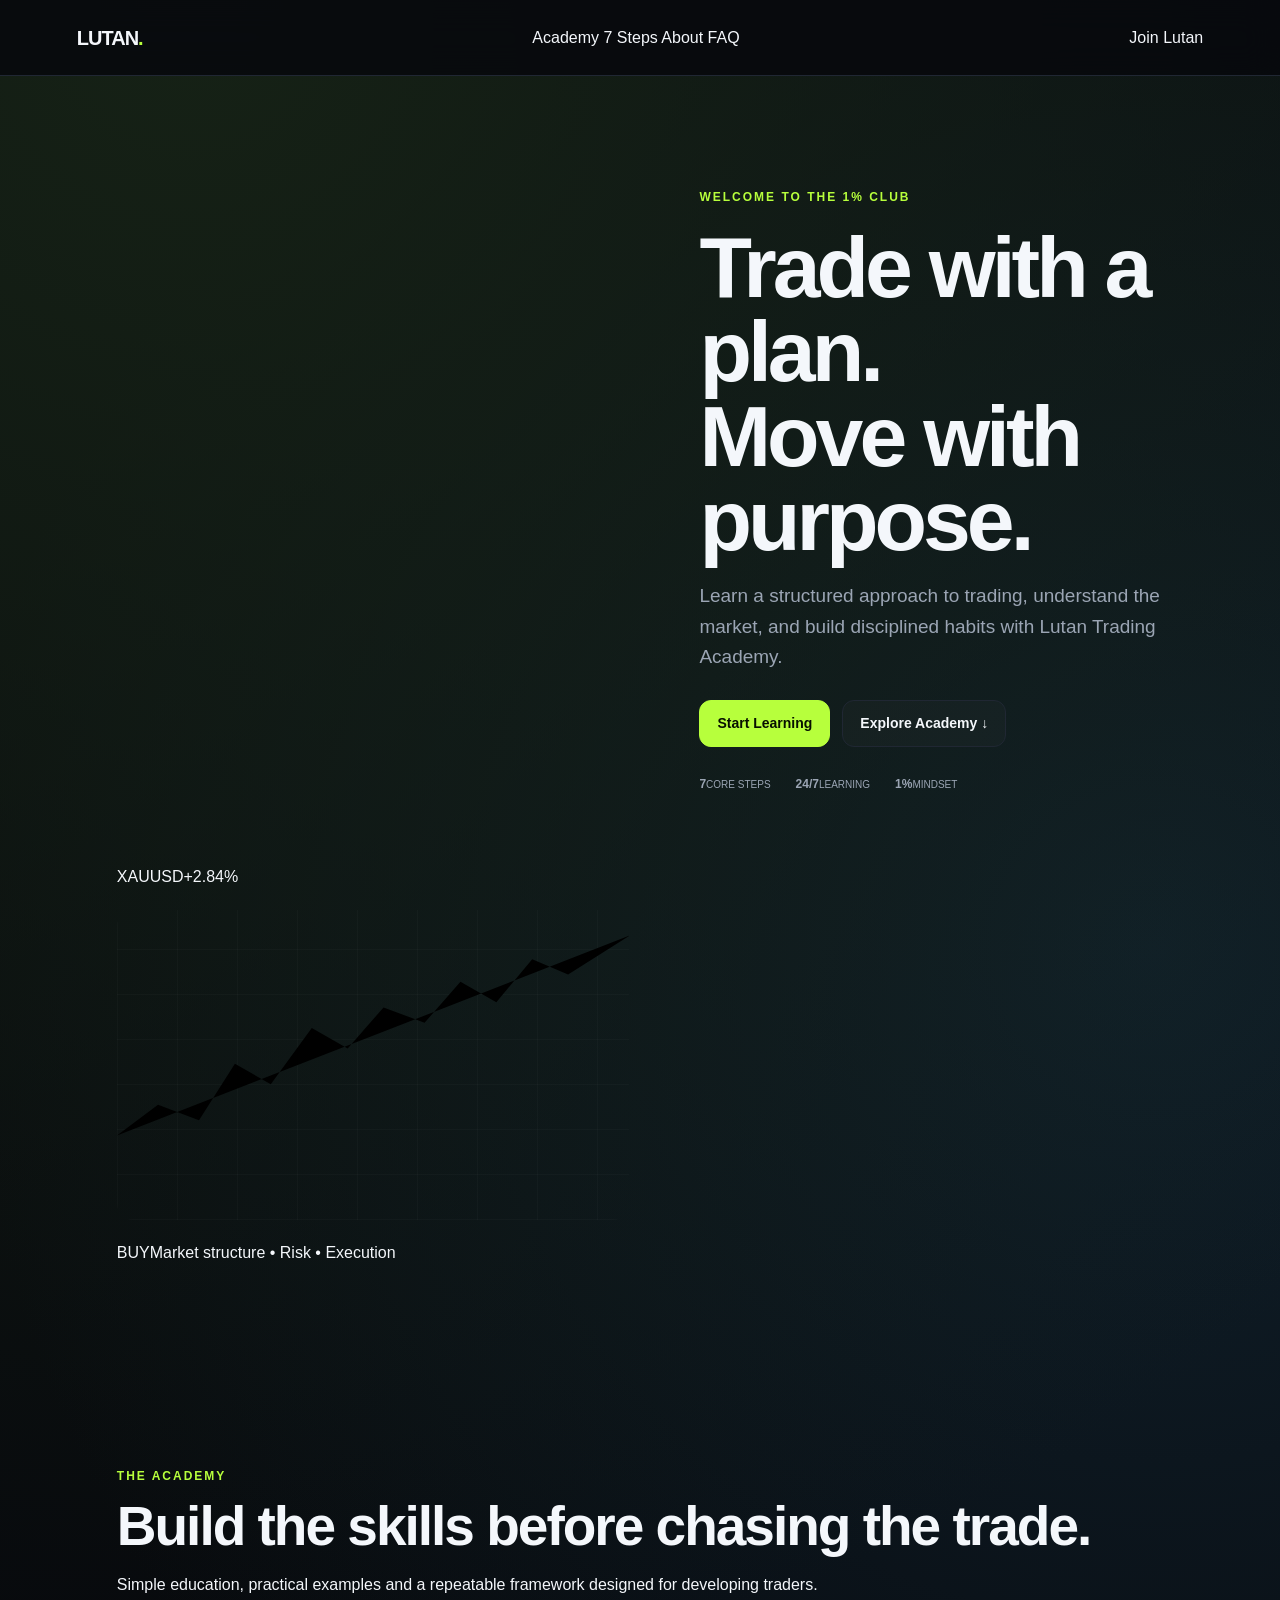
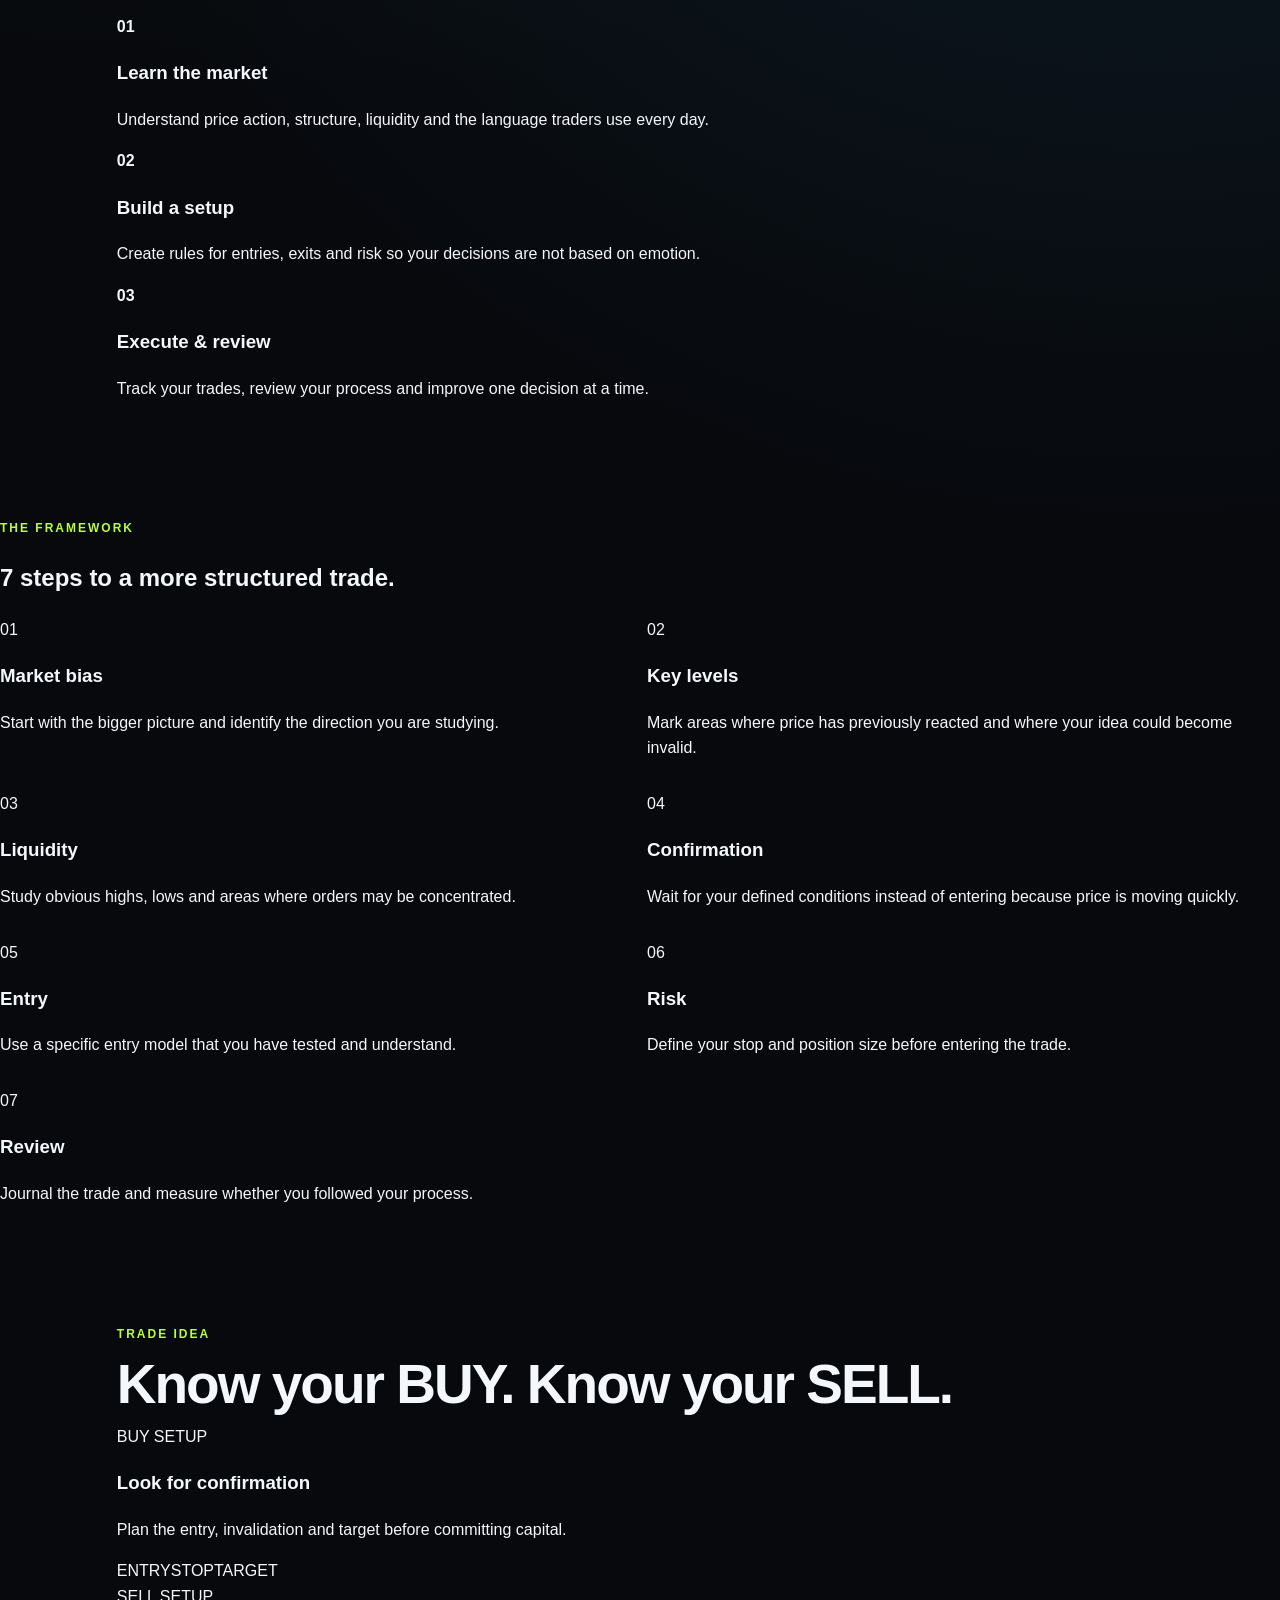
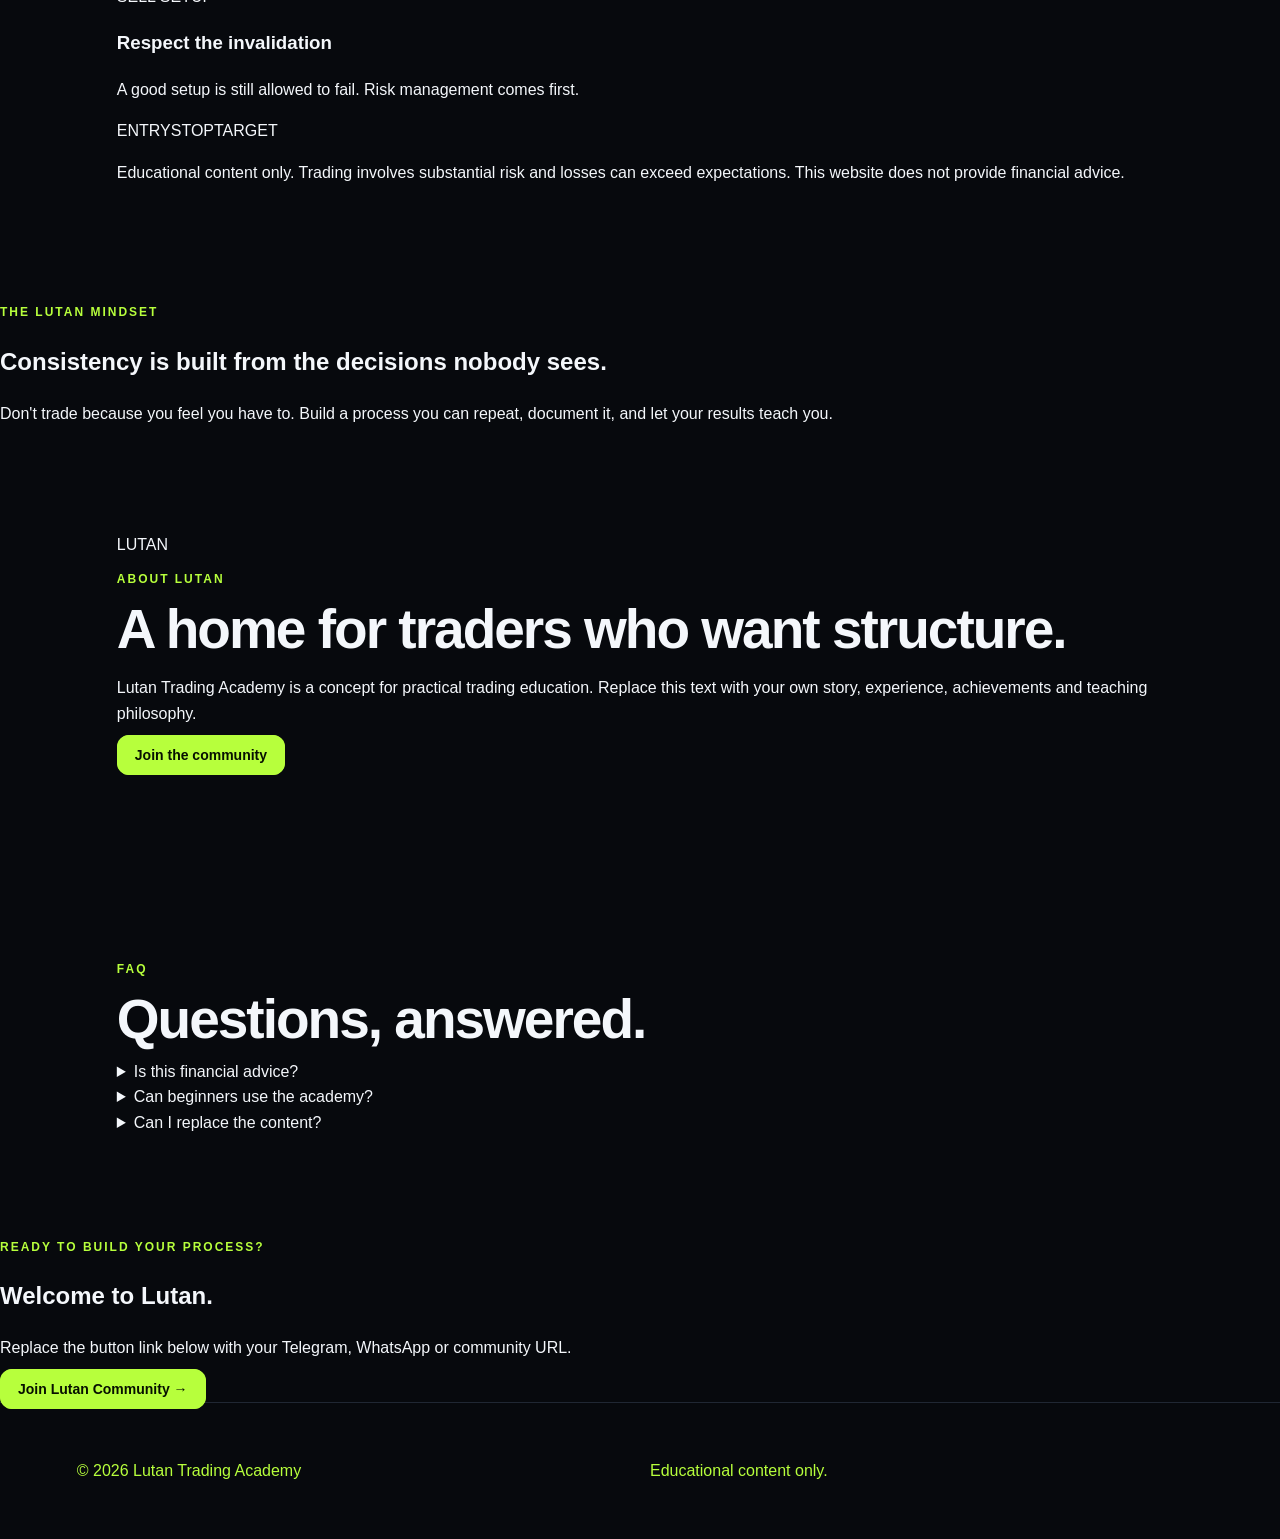
<file: index[1].html>
<!DOCTYPE html>
<html lang="en">
<head>
  <meta charset="UTF-8">
  <meta name="viewport" content="width=device-width, initial-scale=1.0">
  <meta name="description" content="Lutan Trading Academy">
  <title>Lutan Trading Academy</title>
  <link rel="stylesheet" href="style.css">
</head>
<body>
  <header class="nav">
    <a class="brand" href="#top">LUTAN<span>.</span></a>
    <nav>
      <a href="#academy">Academy</a>
      <a href="#steps">7 Steps</a>
      <a href="#about">About</a>
      <a href="#faq">FAQ</a>
    </nav>
    <a class="nav-btn" href="#join">Join Lutan</a>
  </header>

  <main id="top">
    <section class="hero">
      <div class="hero-glow"></div>
      <div class="hero-content">
        <p class="eyebrow">WELCOME TO THE 1% CLUB</p>
        <h1>Trade with a <span>plan.</span><br>Move with purpose.</h1>
        <p class="lead">Learn a structured approach to trading, understand the market, and build disciplined habits with Lutan Trading Academy.</p>
        <div class="actions">
          <a class="btn primary" href="#steps">Start Learning</a>
          <a class="btn ghost" href="#academy">Explore Academy ↓</a>
        </div>
        <div class="mini-stats">
          <div><strong>7</strong><small>CORE STEPS</small></div>
          <div><strong>24/7</strong><small>LEARNING</small></div>
          <div><strong>1%</strong><small>MINDSET</small></div>
        </div>
      </div>
      <div class="chart-card">
        <div class="chart-top"><span>XAUUSD</span><span class="up">+2.84%</span></div>
        <div class="chart">
          <div class="grid"></div>
          <svg viewBox="0 0 500 260" preserveAspectRatio="none">
            <polyline points="0,220 40,190 80,205 115,150 150,170 190,115 225,135 260,95 300,110 335,70 370,90 405,48 440,63 500,25"/>
          </svg>
        </div>
        <div class="chart-bottom"><span>BUY</span><span>Market structure • Risk • Execution</span></div>
      </div>
    </section>

    <section class="section" id="academy">
      <div class="section-head">
        <p class="eyebrow">THE ACADEMY</p>
        <h2>Build the skills before chasing the trade.</h2>
        <p>Simple education, practical examples and a repeatable framework designed for developing traders.</p>
      </div>
      <div class="cards three">
        <article class="card"><b>01</b><h3>Learn the market</h3><p>Understand price action, structure, liquidity and the language traders use every day.</p></article>
        <article class="card"><b>02</b><h3>Build a setup</h3><p>Create rules for entries, exits and risk so your decisions are not based on emotion.</p></article>
        <article class="card"><b>03</b><h3>Execute & review</h3><p>Track your trades, review your process and improve one decision at a time.</p></article>
      </div>
    </section>

    <section class="dark-section" id="steps">
      <div class="section-head">
        <p class="eyebrow">THE FRAMEWORK</p>
        <h2>7 steps to a more structured trade.</h2>
      </div>
      <div class="steps">
        <div class="step"><span>01</span><div><h3>Market bias</h3><p>Start with the bigger picture and identify the direction you are studying.</p></div></div>
        <div class="step"><span>02</span><div><h3>Key levels</h3><p>Mark areas where price has previously reacted and where your idea could become invalid.</p></div></div>
        <div class="step"><span>03</span><div><h3>Liquidity</h3><p>Study obvious highs, lows and areas where orders may be concentrated.</p></div></div>
        <div class="step"><span>04</span><div><h3>Confirmation</h3><p>Wait for your defined conditions instead of entering because price is moving quickly.</p></div></div>
        <div class="step"><span>05</span><div><h3>Entry</h3><p>Use a specific entry model that you have tested and understand.</p></div></div>
        <div class="step"><span>06</span><div><h3>Risk</h3><p>Define your stop and position size before entering the trade.</p></div></div>
        <div class="step"><span>07</span><div><h3>Review</h3><p>Journal the trade and measure whether you followed your process.</p></div></div>
      </div>
    </section>

    <section class="section">
      <div class="section-head">
        <p class="eyebrow">TRADE IDEA</p>
        <h2>Know your BUY. Know your SELL.</h2>
      </div>
      <div class="trade-grid">
        <article class="trade buy"><div class="tag">BUY SETUP</div><h3>Look for confirmation</h3><p>Plan the entry, invalidation and target before committing capital.</p><div class="levels"><span>ENTRY</span><span>STOP</span><span>TARGET</span></div></article>
        <article class="trade sell"><div class="tag">SELL SETUP</div><h3>Respect the invalidation</h3><p>A good setup is still allowed to fail. Risk management comes first.</p><div class="levels"><span>ENTRY</span><span>STOP</span><span>TARGET</span></div></article>
      </div>
      <p class="disclaimer">Educational content only. Trading involves substantial risk and losses can exceed expectations. This website does not provide financial advice.</p>
    </section>

    <section class="quote-section">
      <div>
        <p class="eyebrow">THE LUTAN MINDSET</p>
        <h2>Consistency is built from the decisions nobody sees.</h2>
      </div>
      <p>Don't trade because you feel you have to. Build a process you can repeat, document it, and let your results teach you.</p>
    </section>

    <section class="section" id="about">
      <div class="about">
        <div class="about-photo"><span>LUTAN</span></div>
        <div>
          <p class="eyebrow">ABOUT LUTAN</p>
          <h2>A home for traders who want structure.</h2>
          <p>Lutan Trading Academy is a concept for practical trading education. Replace this text with your own story, experience, achievements and teaching philosophy.</p>
          <a class="btn primary" href="#join">Join the community</a>
        </div>
      </div>
    </section>

    <section class="section faq" id="faq">
      <div class="section-head"><p class="eyebrow">FAQ</p><h2>Questions, answered.</h2></div>
      <details><summary>Is this financial advice?</summary><p>No. The material is educational and should not be treated as personalised financial advice.</p></details>
      <details><summary>Can beginners use the academy?</summary><p>Yes. The structure is designed to introduce concepts step by step.</p></details>
      <details><summary>Can I replace the content?</summary><p>Yes. Every section is plain HTML, so you can edit the text, links, images and branding in VS Code.</p></details>
    </section>

    <section class="join" id="join">
      <p class="eyebrow">READY TO BUILD YOUR PROCESS?</p>
      <h2>Welcome to Lutan.</h2>
      <p>Replace the button link below with your Telegram, WhatsApp or community URL.</p>
      <a class="btn primary" href="#" onclick="return false;">Join Lutan Community →</a>
    </section>
  </main>

  <footer><span>© 2026 Lutan Trading Academy</span><span>Educational content only.</span></footer>
  <script src="script.js"></script>
</body>
</html>
</file>
<file: style.css>
:root{--bg:#07090d;--panel:#0e1219;--text:#f4f7fb;--muted:#9ba5b4;--line:#202733;--accent:#b7ff3c;--accent2:#62e6ff;--danger:#ff5f6d}*{box-sizing:border-box}html{scroll-behavior:smooth}body{margin:0;background:radial-gradient(circle at 15% 0%,#162216 0,transparent 35%),radial-gradient(circle at 90% 20%,#10202b 0,transparent 30%),var(--bg);color:var(--text);font-family:Inter,Arial,sans-serif;line-height:1.6}.ambient{position:fixed;width:320px;height:320px;border-radius:50%;filter:blur(100px);opacity:.15;pointer-events:none;z-index:-1}.ambient-one{background:var(--accent);top:10%;left:-120px}.ambient-two{background:var(--accent2);right:-100px;top:45%}a{color:inherit;text-decoration:none}.nav{height:76px;display:flex;align-items:center;justify-content:space-between;padding:0 6%;border-bottom:1px solid var(--line);position:sticky;top:0;background:#07090ddd;backdrop-filter:blur(16px);z-index:10}.brand{font-weight:900;letter-spacing:-1px;font-size:20px}.brand span,footer span{color:var(--accent)}.navlinks{display:flex;gap:26px;color:var(--muted);font-size:14px}.navlinks a:hover{color:var(--text)}.nav-cta,.btn{border:1px solid var(--line);border-radius:12px;padding:11px 17px;font-weight:800;font-size:14px}.nav-cta,.btn.primary{background:var(--accent);color:#071000;border-color:var(--accent)}.hero{max-width:1200px;margin:auto;padding:100px 6%;display:grid;grid-template-columns:1.05fr .95fr;gap:70px;align-items:center;min-height:700px}.eyebrow{color:var(--accent);font-size:12px;font-weight:900;letter-spacing:2px}.hero h1{font-size:clamp(48px,7vw,86px);line-height:.98;letter-spacing:-4px;margin:18px 0}.hero h1 em{font-style:normal;color:var(--accent)}.lead{font-size:19px;color:var(--muted);max-width:650px}.actions{display:flex;gap:12px;margin:28px 0}.btn.ghost{background:#ffffff05}.mini-stats{display:flex;gap:25px;color:var(--muted);font-size:12px}.mini-stats b{color:var(--text);display:block}.hero-card,.content-box,.calculator,.signal-card,.form-card{background:linear-gradient(145deg,#121821,#0b0e14);border:1px solid var(--line);border-radius:24px;padding:24px;box-shadow:0 25px 80px #0008}.terminal-head{font-size:11px;color:var(--muted);display:flex;justify-content:space-between}.terminal-head span:first-child{color:var(--accent)}.chart{height:310px;position:relative;margin:20px 0;border-radius:16px;overflow:hidden;background:repeating-linear-gradient(0deg,#ffffff06 0 1px,transparent 1px 45px),repeating-linear-gradient(90deg,#ffffff06 0 1px,transparent 1px 60px)}.line{position:absolute;inset:20% 5% 15% 5%;border-top:3px solid var(--accent);transform:skewY(-13deg);box-shadow:0 0 20px #b7ff3c55}.trade-row{display:grid;grid-template-columns:repeat(4,1fr);gap:10px}.trade-row small{display:block;color:var(--muted);font-size:9px}.trade-row strong{font-size:14px}.green{color:var(--accent)}.numbers{display:grid;grid-template-columns:repeat(4,1fr);border-block:1px solid var(--line);max-width:1200px;margin:auto}.numbers div{padding:30px;border-right:1px solid var(--line)}.numbers strong{font-size:35px;display:block}.numbers span{color:var(--muted);font-size:12px}.section{max-width:1200px;margin:auto;padding:90px 6%}.section-title{max-width:700px;margin-bottom:35px}.section-title span,.page-hero span{color:var(--accent);font-size:12px;font-weight:900;letter-spacing:2px}.section h2{font-size:clamp(32px,5vw,55px);line-height:1.05;letter-spacing:-2px;margin:10px 0}.section-title p,.page-hero p{color:var(--muted)}.steps{display:grid;grid-template-columns:repeat(2,1fr);gap:14px}.step-card{padding:25px;border:1px solid var(--line);background:#ffffff03;border-radius:18px}.step-card>span{color:var(--accent);font-weight:900}.step-card h3{font-size:21px;margin:10px 0}.step-card p{color:var(--muted);font-size:14px}.split{display:grid;grid-template-columns:1fr 1fr;gap:18px}.direction-grid{display:grid;grid-template-columns:1fr 1fr;gap:12px;margin-top:25px}.direction{padding:20px;border-radius:16px;background:#ffffff05;border:1px solid var(--line)}.direction b{display:block}.buy b{color:var(--accent)}.sell b{color:#ff8b95}.term{border-top:1px solid var(--line);padding:16px 0}.term p{color:var(--muted);margin:4px 0}.event-grid{display:grid;grid-template-columns:repeat(3,1fr);gap:16px}.event-card{border:1px solid var(--line);border-radius:18px;overflow:hidden;background:#ffffff03;transition:.25s}.event-card:hover{transform:translateY(-5px);border-color:#506073}.event-card img{width:100%;height:170px;object-fit:cover}.event-card>div{padding:20px}.event-card small,.event-card p{color:var(--muted)}.cta{text-align:center;border:1px solid var(--line);border-radius:28px;margin-bottom:80px;background:radial-gradient(circle,#182516,transparent 60%)}footer{border-top:1px solid var(--line);padding:55px 6%;display:grid;grid-template-columns:1fr 1fr;gap:20px;color:var(--muted)}footer a{display:block;margin:6px 0}.page-hero{max-width:1100px;margin:auto;padding:100px 6% 60px}.page-hero h1{font-size:clamp(45px,7vw,75px);line-height:1;letter-spacing:-3px;margin:15px 0}.lesson-list{max-width:900px}.lesson{display:grid;grid-template-columns:90px 1fr;gap:25px;padding:30px 0;border-bottom:1px solid var(--line)}.lesson-no{font-size:35px;color:var(--accent);font-weight:900}.lesson h2{font-size:28px}.lesson p{color:var(--muted)}.risk-box{border:1px solid #61434a;background:#2a1519;border-radius:20px}.signal-layout{display:grid;grid-template-columns:1fr 1fr;gap:30px;align-items:start}.signal-top{color:var(--muted);font-size:11px;display:flex;justify-content:space-between}.signal-top span{color:var(--accent)}.signal-line{display:flex;justify-content:space-between;border-top:1px solid var(--line);padding:18px 0}.signal-line span{color:var(--muted)}.read-list li{margin:20px 0}.calc-grid{display:grid;grid-template-columns:1fr 1fr;gap:15px;margin:20px 0}label{display:block;color:var(--muted);font-size:13px}input,textarea{width:100%;margin-top:7px;padding:13px;border-radius:10px;border:1px solid var(--line);background:#080b10;color:var(--text)}.narrow{max-width:850px}.detail-image{max-width:600px;width:100%;border-radius:20px;margin-bottom:25px}.admin-list{max-width:1000px}.admin-row{display:flex;align-items:center;justify-content:space-between;gap:20px;padding:18px;border-bottom:1px solid var(--line)}.admin-row small{display:block;color:var(--muted)}.danger{background:#32151a;color:#ff9ca5}.flash{position:fixed;right:20px;top:90px;padding:13px 18px;border:1px solid var(--line);background:#10161e;z-index:20;border-radius:10px}.empty{padding:30px;border:1px dashed #3a4350;border-radius:15px;color:var(--muted)}.reveal,.step-card,.lesson,.event-card{opacity:0;transform:translateY(15px);transition:.7s ease}.visible{opacity:1;transform:none}@media(max-width:850px){.navlinks{display:none}.hero,.split,.signal-layout{grid-template-columns:1fr}.hero{padding-top:65px}.numbers{grid-template-columns:1fr 1fr}.steps,.event-grid{grid-template-columns:1fr}.hero h1{letter-spacing:-2px}.mini-stats{flex-wrap:wrap}.trade-row{grid-template-columns:1fr 1fr}footer{grid-template-columns:1fr}.section{padding:65px 6%}}
</file>
